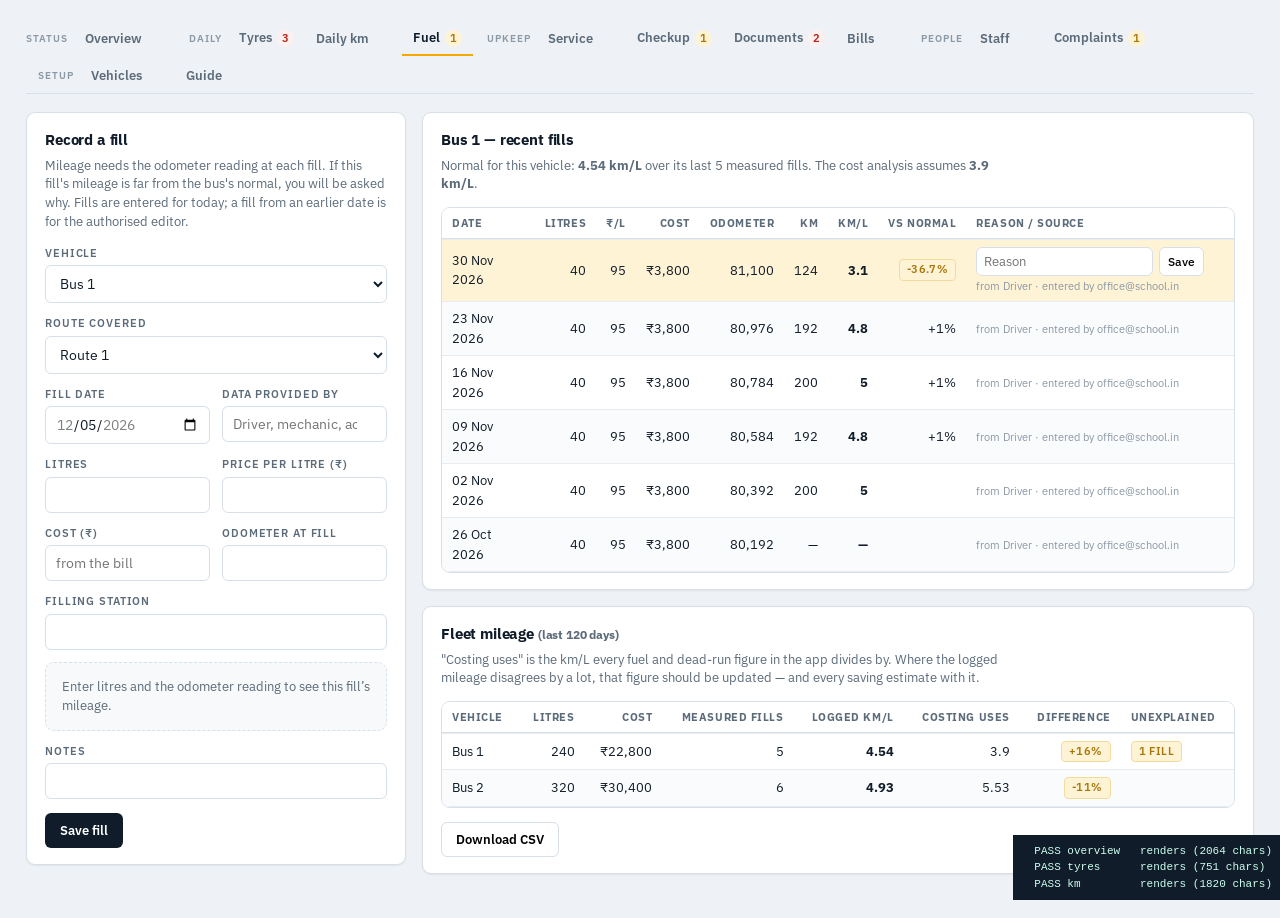
<file: tests/fleet/index.html>
<!doctype html><html><head><meta charset="utf-8"><title>Fleet regression tests</title>
<link rel="stylesheet" href="https://fonts.googleapis.com/css2?family=IBM+Plex+Mono:wght@400;500;600&family=IBM+Plex+Sans:wght@400;500;600;700&display=swap">
<link rel="stylesheet" href="../../frontend/css/main.css"></head>
<body style="overflow:auto">
<!-- Fleet regression tests. Drives the real Fleet modules against an in-memory stand-in database.
     Run: python -m http.server 8000   (from the repo root), then open http://localhost:8000/tests/fleet/ -->
<nav style="display:none"><button data-view="fleet" id="navFleet">Fleet</button></nav>
<section class="view on" id="v-fleet" style="height:auto"><div class="pad" id="fleetBody"></div></section>
<div id="toast"></div>
<div id="wkHost" style="width:1000px;padding:12px"></div>
<pre id="out" style="position:fixed;right:0;bottom:0;max-height:40vh;overflow:auto;background:#101c29;color:#cfe;font-size:11px;margin:0;padding:8px;z-index:99;max-width:48vw;white-space:pre-wrap"></pre>
<script type="module">
import { fakeDb, writes, rpcCalls, setEditor, refuseNextWrite } from './fakedb.js';
globalThis.$ = id => document.getElementById(id);
globalThis.esc = s => String(s ?? '').replace(/[&<>"]/g, c => ({ '&': '&amp;', '<': '&lt;', '>': '&gt;', '"': '&quot;' }[c]));
globalThis.rs = n => '₹' + Number(n || 0).toLocaleString('en-IN');
globalThis.db = fakeDb;
globalThis.buses = [1, 2, 3, 58].map(b => ({ bus_id: b }));
const toasts = [];
window.confirm = () => true; window.open = () => null;
const errors = []; window.addEventListener('error', e => errors.push(String(e.message))); window.addEventListener('unhandledrejection', e => errors.push('rejection: ' + (e.reason?.message || e.reason)));
await import('../../frontend/js/maintenance.js');
const { renderFleet } = await import('../../frontend/js/fleet.js');
const { renderFleetWeek } = await import('../../frontend/js/fleet_week.js');
// installed after the imports: loading utils.js registers the real toast on globalThis
globalThis.toast = (m, k) => toasts.push([k || 'info', m]);
$('navFleet').onclick = () => renderFleet();
const out = [], log = s => { out.push(s); $('out').textContent = out.join('\n'); };
const wait = ms => new Promise(r => setTimeout(r, ms));
const pane = () => $('fleetPane');
const lastToast = () => (toasts[toasts.length - 1] || [])[1] || '';
const check = (cond, msg) => log((cond ? '  PASS ' : '  FAIL ') + msg);
const type = (el, v) => { el.value = v; el.dispatchEvent(new Event('input', { bubbles: true })); el.dispatchEvent(new Event('change', { bubbles: true })); };

for (const t of ['overview', 'tyres', 'km', 'fuel', 'service', 'checkup', 'docs', 'bills', 'staff', 'complaints', 'vehicles', 'guide']) {
  const before = errors.length;
  await renderFleet(t); await wait(250);
  const txt = pane().innerText, broke = /could not load/i.test(txt);
  check(!broke && errors.length === before && txt.length > 200, `${t.padEnd(10)} renders (${txt.length} chars)${broke ? ' — ' + txt.slice(0, 160) : ''}${errors.length > before ? ' — ' + errors.slice(before).join(' | ') : ''}`);
}

log('\n-- overview');
await renderFleet('overview'); await wait(200);
await wait(300);
check(pane().querySelector('#wkTiles .wkstat') && pane().querySelectorAll('#wkCharts svg').length === 3, 'Overview carries the week: tiles and trend graphs');
check(pane().querySelectorAll('.agroup').length >= 5, `alert groups drawn: ${pane().querySelectorAll('.agroup').length}`);
check([...pane().querySelectorAll('.agroup')].every(g => !g.open), 'every alert group starts as a heading only, closed');
check(!/TEST 00|SPARE 00/.test(pane().innerText + pane().textContent), 'no registration number anywhere on the Overview — buses by number');
check(/Bus 1(?!\d)/.test(pane().textContent), 'alerts name the bus ("Bus 1")');
check(!pane().querySelectorAll('.vcard').length && !$('ovVehicles').open, 'vehicle cards are folded away until asked for');
$('ovVehicles').open = true; await wait(300);
check(pane().querySelectorAll('.vcard').length === 6 && /Spare 1/.test($('ovVehicles').innerText), `opening "Every vehicle" shows the cards, spares numbered: ${pane().querySelectorAll('.vcard').length}`);
check([...$('fleetNav').querySelectorAll('.ct')].some(c => !c.hidden), 'tab badges show counts');
pane().querySelector('.go-tab[data-tab="docs"]').click(); await wait(300);
check($('fleetNav').querySelector('button.on')?.dataset.t === 'docs', '"Open docs" button switches to the Documents tab');

log('\n-- tyres');
await renderFleet('tyres'); await wait(200);
check(pane().querySelectorAll('.tbus').length === 6, `board shows every vehicle: ${pane().querySelectorAll('.tbus').length}`);
check(/estimated/i.test(pane().innerText), 'board warns that specs are estimated');
check(pane().querySelectorAll('.tyre.stop').length > 0, 'unsafe tyres coloured red');
pane().querySelector('.tbus').click(); await wait(200);
check(/pressure history/.test($('tyHist').innerText), 'clicking a bus opens its history');
pane().querySelector('#tyMode [data-m="entry"]').click(); await wait(250);
const row = pane().querySelector('tbody tr'), inp = row.querySelectorAll('input[data-k]');
type(inp[0], '40'); await wait(20);
check(inp[0].classList.contains('tone-stop'), 'entry colours a 40 psi front tyre (spec 75) red');
check(/1 bus filled/.test($('tyCount').textContent), 'counts the filled row');
const spare = [...pane().querySelectorAll('tbody tr')].find(tr => /Spare/.test(tr.innerText));
type(spare.querySelector('input[data-k]'), '70'); await wait(20);
let n = writes.length; $('tySave').click(); await wait(100);
check(writes.length === n && /route/.test(lastToast()), `spare without a route is refused: "${lastToast()}"`);
spare.querySelector('select').value = '2';
$('tySave').click(); await wait(300);
const tw = writes.filter(w => w.table === 'tyre_readings').pop();
check(tw && tw.payload.length === 2 && tw.payload.every(r => r.recorded_on && 'provided_by' in r), `saves 2 readings with date + provided-by`);
check(tw && tw.payload.find(r => r.vehicle_id === 5)?.bus_id === 2, 'spare reading records the route it covered');
pane().querySelector('#tyMode [data-m="spec"]').click(); await wait(250);
const sr = pane().querySelector('tbody tr'); type(sr.querySelector('[data-k="rec_fl"]'), '80'); sr.querySelector('[data-k="source"]').value = 'placard';
sr.querySelector('[data-k="source"]').dispatchEvent(new Event('input', { bubbles: true }));
$('spSave').click(); await wait(200);
const sw = writes.filter(w => w.table === 'tyre_specs').pop();
check(sw && sw.op === 'upsert' && sw.payload[0].rec_fl === 80 && sw.payload[0].source === 'placard', 'spec edit upserts only the changed row as placard');

log('\n-- daily km');
await renderFleet('km'); await wait(300);
const kr = [...pane().querySelectorAll('#kmSheet tbody tr')].find(tr => tr.dataset.v === '1');
const kIn = kr.querySelector('.kmIn');
type(kIn, String(81698 + 120)); await wait(30);
check(!kr.querySelector('.kmWhy').hidden, 'a day far above normal opens the reason box');
n = writes.length; $('kmSave').click(); await wait(100);
check(writes.length === n && /reason/i.test(lastToast()), `saving without the reason is refused: "${lastToast()}"`);
kr.querySelector('.kmWhy').value = 'Picnic trip';
$('kmSave').click(); await wait(300);
const kw = writes.filter(w => w.table === 'odometer_readings' && w.op === 'insert').pop();
check(kw && kw.payload[0].reason === 'Picnic trip' && kw.payload[0].recorded_on, 'saves the reading with its reason and date');
await renderFleet('km'); await wait(300);
const kr2 = [...pane().querySelectorAll('#kmSheet tbody tr')].find(tr => tr.dataset.v === '2');
type(kr2.querySelector('.kmIn'), '1'); await wait(30);
check(/lower than last/i.test(kr2.querySelector('.live').innerText), 'a reading below the last one is flagged');
check(/Days off normal/.test($('kmExtra').innerText) && $('kmExtra').querySelector('.addWhy'), 'days-off-normal list offers a reason after the fact');
check($('kmExtra').querySelectorAll('tbody tr').length === 1, `only days flagged above or below normal are listed (${$('kmExtra').querySelectorAll('tbody tr').length})`);
const kr3 = [...pane().querySelectorAll('#kmSheet tbody tr')].find(tr => tr.dataset.v === '3');
const last3 = +kr3.children[2].firstChild.textContent.replace(/\D/g, '');
type(kr3.querySelector('.kmIn'), String(last3 + 10)); await wait(30);
check(!kr3.querySelector('.kmWhy').hidden && /-39/.test(kr3.querySelector('.live').innerText), `a day far below normal (10 km vs ~49) also asks for a reason: ${kr3.querySelector('.live').innerText}`);
type(kr3.querySelector('.kmIn'), String(last3 + 45)); await wait(30);
check(kr3.querySelector('.kmWhy').hidden, 'a normal day (45 km) does not');
check(/Test holiday/.test($('kmOff').innerText) && !/Removed earlier/.test($('kmOff').innerText), 'holidays list shows active days off only');
$('offOn').value = '2026-10-20'; $('offTo').value = '2026-10-24'; $('offWhy').value = 'Diwali vacation';
n = writes.length; $('offAdd').click(); await wait(200);
const ow = writes.slice(n).find(w => w.table === 'fleet_off_days');
check(ow && ow.op === 'upsert' && ow.payload.length === 5 && ow.payload.every(d => d.active && d.reason === 'Diwali vacation'), `a date range adds one row per day (${ow?.payload.length})`);
$('kmOff').querySelector('.offRm').click(); await wait(200);
const rw = writes.filter(w => w.table === 'fleet_off_days').pop();
check(rw.op === 'update' && rw.payload.active === false, 'removing a day off deactivates it, never deletes');

log('\n-- fuel');
await renderFleet('fuel'); await wait(300);
check(/Normal for this vehicle/.test($('fuHist').innerText), 'history states the vehicle\'s normal mileage');
check(/Costing uses/.test($('fuFleet').innerText), 'fleet table compares logged km/L with the costing figure');
type($('fuL'), '40'); type($('fuP'), '95'); await wait(20);
check($('fuC').value === '3800.00', `cost auto-fills from litres x price: ${$('fuC').value}`);
const lastOdo = Math.max(...[...$('fuHist').querySelectorAll('tbody tr')].map(tr => +tr.children[4].innerText.replace(/\D/g, '') || 0));
type($('fuO'), String(lastOdo + 80)); await wait(30);
check(!$('fuWhyF').hidden, `2 km/L against a ~4.9 normal asks for a reason`);
n = writes.length; $('fuSave').click(); await wait(100);
check(writes.length === n, 'refused without the reason');
$('fuWhy').value = 'Long idle at event'; $('fuSave').click(); await wait(300);
const fw = writes.filter(w => w.table === 'fuel_logs' && w.op === 'insert').pop();
check(fw && fw.payload.litres === 40 && fw.payload.cost === 3800 && fw.payload.reason, 'fill saved with litres, cost and reason');

log('\n-- service');
await renderFleet('service'); await wait(300);
check(/overdue|due within/.test($('svStatus').innerText), 'status summary rendered');
type($('spKm'), '15000'); $('spAll').click(); await wait(300);
const pw = writes.filter(w => w.table === 'service_plans').pop();
check(pw && pw.payload.length === 6 && pw.payload.every(p => p.interval_km === 15000), 'interval applied to every vehicle');
type($('svO'), '88000'); $('svSave').click(); await wait(300);
check(writes.some(w => w.table === 'service_events' && w.payload.odo_km === 88000), 'service recorded');

log('\n-- checkup');
await renderFleet('checkup'); await wait(300);
n = writes.length; $('ckSave').click(); await wait(100);
check(writes.length === n && /not marked/.test(lastToast()), `unmarked parts block the save: "${lastToast()}"`);
pane().querySelector('tr[data-p] .seg [data-s="requires_action"]').click();
$('ckAll').click(); await wait(30);
check(/1 requires action/i.test($('ckTally').textContent), 'mark-all keeps the part already marked "requires action"');
$('ckSave').click(); await wait(300);
const iw = writes.filter(w => w.table === 'checkup_items').pop();
check(iw && iw.payload.length === 6 && iw.payload.filter(i => i.status === 'requires_action').length === 1, 'checkup saved with every part');
pane().querySelector('#ckMode [data-m="parts"]').click(); await wait(250);
type($('pN'), 'Wheel alignment'); $('pAdd').click(); await wait(200);
check(writes.some(w => w.table === 'checkup_parts' && w.payload.name === 'Wheel alignment'), 'new part can be added to the list');

log('\n-- documents');
await renderFleet('docs'); await wait(300);
check(/missing/.test($('dcGrid').innerText), 'coverage grid marks missing documents');
check(/expired/i.test($('dcGrid').innerText), 'expired document shown');
$('dcOwner').querySelector('[data-o="staff"]').click(); await wait(50);
check($('dcS') && $('dcS').options.length >= 4, `person picker lists staff: ${$('dcS')?.options.length}`);
check(/Driving licence/.test($('dcT').innerHTML), 'person documents offer driving licence');
type($('dcE'), '2027-05-01'); type($('dcNo'), 'RJ-1'); $('dcSave').click(); await wait(300);
check(writes.some(w => w.table === 'documents' && w.payload.staff_id && w.payload.doc_type === 'Driving licence'), 'licence saved against the person');

log('\n-- bills');
await renderFleet('bills'); await wait(300);
check(/not in fleet/.test($('blList').innerText), 'a bill for a non-fleet vehicle is labelled');
check(/whole fleet/.test($('blList').innerText), 'a fleet-wide bill is labelled');
check(/whole-fleet bills/.test($('blVeh').innerText), 'per-vehicle spend notes the unsplit fleet-wide total');
type($('blAmt'), '5000'); $('blSave').click(); await wait(300);
check(writes.some(w => w.table === 'maintenance_bills' && w.payload.amount === 5000), 'bill saved');

log('\n-- staff');
await renderFleet('staff'); await wait(300);
pane().querySelector('#stList tr[data-id="1"]').click(); await wait(300);
check(/Tenures/.test($('stPane').innerText), 'profile shows tenures');
$('spRep').click(); await wait(300);
check(/Route 1/.test($('stReport').textContent) && /Km run/.test($('stReport').textContent), 'tenure report renders');
check(/before records/i.test($('stReport').innerText), 'report says when a tenure began before records');
await renderFleet('staff'); await wait(300);
pane().querySelector('#stList tr[data-id="3"]').click(); await wait(300);
$('smB').value = '1'; $('smMove').click(); await wait(400);
const ends = writes.filter(w => w.table === 'staff_assignments' && w.op === 'update').slice(-2);
const opens = writes.filter(w => w.table === 'staff_assignments' && w.op === 'insert').pop();
const yday = new Date(Date.now() - 864e5 - new Date().getTimezoneOffset() * 6e4).toISOString().slice(0, 10);
check(ends.length === 2 && ends.every(e => e.payload.to_date === yday), `move ends both old tenures the day before (${ends.map(e => e.payload.to_date)} vs ${yday})`);
check(opens && opens.payload.bus_id === 1 && opens.payload.staff_id === 3, 'move opens the new tenure');

log('\n-- complaints');
await renderFleet('complaints'); await wait(300);
check(/Drove fast/.test($('cpList').innerText), 'open complaint listed');
type($('cpRN'), 'Parent X'); $('cpD').value = 'Late again';
$('cpS').value = $('cpS').options[1].value; $('cpS').dispatchEvent(new Event('change'));
$('cpSave').click(); await wait(300);
const cw = writes.filter(w => w.table === 'complaints' && w.op === 'insert').pop();
check(cw && cw.payload.against_staff_id && cw.payload.bus_id && cw.payload.raised_by_name === 'Parent X', 'complaint saved against the driver, route filled in');
pane().querySelector('.cpRes').value = 'Spoke to the driver'; pane().querySelector('[data-act="resolved"]').click(); await wait(300);
check(writes.some(w => w.table === 'complaints' && w.op === 'update' && w.payload.status === 'resolved' && w.payload.resolved_on), 'complaint can be resolved with a note');

log('\n-- vehicles');
await renderFleet('vehicles'); await wait(300);
check(/Spare 1/.test($('vhSpare').innerText) && !/SPARE 0001/.test($('vhSpare').innerText) && /route 2/.test($('vhSpare').innerText), 'spare usage names the spare by number and shows the route it covered');
const mk = pane().querySelector('#vhReg tr[data-id="1"] [data-k="make"]'); type(mk, 'Eicher Skyline');
n = writes.length; $('vhSave').click(); await wait(300);
const vw = writes.slice(n);
check(vw.length === 1 && vw[0].payload.make === 'Eicher Skyline', `editing only the make writes one update, no route churn (${vw.length} writes)`);

log('\n-- correcting entries');
const { canEditAll } = await import('../../frontend/js/fleetkit.js');
const asEditor = async on => { setEditor(on); await canEditAll(true); };
const kmRow = v => [...pane().querySelectorAll('#kmSheet tbody tr')].find(tr => tr.dataset.v === String(v));
const kmDate = async d => { $('km_on').value = d; $('km_on').dispatchEvent(new Event('change')); await wait(250); };
const dayAgo = n => new Date(Date.now() - n * 864e5).toISOString().slice(0, 10);
const lastWrite = t => writes.filter(w => w.table === t).pop();

await asEditor(false); await renderFleet('km'); await wait(300);
check(/is for the authorised editor/.test(pane().innerText), 'staff are told the rule on the Daily km tab');
check(kmRow(4).querySelector('.kmEdit'), "today's reading has an Edit button");
check(/edited by office@school\.in/.test(kmRow(4).innerText) && /was 90,100/.test(kmRow(4).innerText), 'a corrected reading says who changed it and what it was');
const onToday = $('km_on').value;
await kmDate(dayAgo(2));
check(kmRow(4).classList.contains('done') && !pane().querySelector('.kmEdit'), 'older readings have no Edit button for staff');
check(!pane().querySelector('#kmSheet .kmIn') && /not entered/.test(kmRow(6).innerText) && $('kmSave').hidden, 'staff cannot fill in a missed day: it shows as not entered, with no inputs and no Save');
check(/authorised editor/.test($('kmCount').textContent), 'and the sheet says who can');
await kmDate(onToday);
kmRow(4).querySelector('.kmEdit').click(); await wait(20);
const kmE = kmRow(4), kmInp = kmE.querySelector('.kmIn'), base = +kmInp.value;
check(kmE.classList.contains('editing') && base > 0, `Edit opens the row with the saved reading (${base})`);
n = writes.length; $('kmSave').click(); await wait(50);
check(writes.length === n, '"Save readings" leaves a row being corrected alone');
kmE.querySelector('.kmNo').click(); await wait(250);
check(!kmRow(4).querySelector('.kmIn') && kmRow(4).querySelector('.kmEdit'), 'Cancel puts the row back unchanged');
kmRow(4).querySelector('.kmEdit').click(); await wait(20);
const kmF = kmRow(4), prevKm = base - 42;
type(kmF.querySelector('.kmIn'), String(prevKm + 10)); await wait(20);
n = writes.length; kmF.querySelector('.kmUpd').click(); await wait(100);
check(writes.length === n && /reason/i.test(lastToast()), `a corrected day far from normal still needs a reason: "${lastToast()}"`);
kmF.querySelector('.kmWhy').value = 'Half day';
refuseNextWrite('This entry can only be changed on the day it was entered. After that, ask the authorised editor.');
kmF.querySelector('.kmUpd').click(); await wait(150);
check(/authorised editor/.test(lastToast()) && kmF.isConnected && kmF.classList.contains('editing'), 'if the database refuses, the person sees why and keeps their typing');
kmF.querySelector('.kmUpd').click(); await wait(300);
const kmW = lastWrite('odometer_readings');
check(kmW.op === 'update' && kmW.payload.reading_km === prevKm + 10 && kmW.payload.reason === 'Half day' && kmW.where.id, 'saves the correction against that one row');

let asked = null; const realConfirm = window.confirm;
await asEditor(true); await renderFleet('km'); await wait(300);
check(/You are the authorised editor/.test(pane().innerText), 'the editor is told so');
await kmDate(dayAgo(2));
check(kmRow(1).querySelector('.kmEdit') && kmRow(4).querySelector('.kmEdit'), 'the editor gets Edit on older readings');
check(kmRow(6).querySelector('.kmIn') && !$('kmSave').hidden, 'the editor can fill in a missed day');
type(kmRow(6).querySelector('.kmIn'), '70000'); $('kmr6').value = '2'; await wait(20);
n = writes.length; $('kmSave').click(); await wait(300);
const oldW = writes.slice(n).find(w => w.table === 'odometer_readings');
check(oldW && oldW.op === 'insert' && oldW.payload[0].recorded_on === dayAgo(2) && oldW.payload[0].reading_km === 70000, 'and it saves on the old date, not today');
await kmDate(dayAgo(2));
kmRow(4).querySelector('.kmEdit').click(); await wait(20);
const kmO = kmRow(4), oldKm = +kmO.querySelector('.kmIn').value;
type(kmO.querySelector('.kmIn'), String(oldKm + 5000)); await wait(20);
kmO.querySelector('.kmWhy').value = 'Typed wrong';
window.confirm = m => { asked = m; return false; };
n = writes.length; kmO.querySelector('.kmUpd').click(); await wait(100);
check(/higher than the next reading/.test(asked || '') && writes.length === n, `warns before a reading passes the next day's: "${asked}"`);
window.confirm = realConfirm;
type(kmO.querySelector('.kmIn'), String(oldKm + 3)); await wait(20);
kmO.querySelector('.kmUpd').click(); await wait(300);
check(lastWrite('odometer_readings').payload.reading_km === oldKm + 3 && /changes with it/.test(lastToast()), `says the next day's km moves too: "${lastToast()}"`);

await asEditor(false); await renderFleet('fuel'); await wait(300);
const fuelFor = async v => { $('fuV').value = String(v); $('fuV').dispatchEvent(new Event('change')); await wait(250); };
await fuelFor(1);
check(!$('fuHist').querySelector('.fuEdit') && !$('fuHist').querySelector('[data-del]'), 'staff cannot edit or remove an older fill');
await fuelFor(2);
check($('fuHist').querySelectorAll('.fuEdit').length === 1, 'only the fill dated today can be corrected, not a late one typed in today');
check($('fu_on').min === $('fu_on').max, 'staff cannot pick an earlier fill date');
$('fu_on').value = dayAgo(2); type($('fuL'), '40'); await wait(20);
n = writes.length; $('fuSave').click(); await wait(100);
check(writes.length === n && /authorised editor/.test(lastToast()), `an older date typed by hand is refused: "${lastToast()}"`);
type($('fuL'), ''); $('fu_on').value = $('fu_on').max;
$('fuHist').querySelector('.fuEdit').click(); await wait(20);
check($('feL').value === '40' && $('feC').value === '3800', 'the fill opens with its saved figures');
type($('feL'), ''); n = writes.length; $('feSave').click(); await wait(80);
check(writes.length === n, 'a fill cannot be saved without litres');
type($('feL'), '41'); type($('feC'), '3895'); $('feSave').click(); await wait(300);
const fuW = lastWrite('fuel_logs');
check(fuW.op === 'update' && fuW.payload.litres === 41 && fuW.payload.cost === 3895 && fuW.where.id === 99, 'correction saved on that fill');
await asEditor(true); await renderFleet('fuel'); await wait(300); await fuelFor(1);
check($('fuHist').querySelectorAll('.fuEdit').length === 6, 'the editor can correct every fill');
check($('fu_on').min === '', 'the editor can pick any fill date');

await asEditor(false); await renderFleet('tyres'); await wait(300);
pane().querySelector('#tyMode [data-m="entry"]').click(); await wait(300);
check($('ty_on').min === $('ty_on').max, 'staff cannot pick an earlier tyre check date');
pane().querySelector('#tyMode [data-m="board"]').click(); await wait(300);
const tyreFor = async v => { pane().querySelector(`.tbus[data-v="${v}"]`).click(); await wait(250); };
await tyreFor(1);
check(!$('tyHist').querySelector('.tyEdit') && !$('tyHist').querySelector('[data-del]'), 'staff cannot edit or remove an older tyre reading');
await tyreFor(2);
$('tyHist').querySelector('.tyEdit').click(); await wait(20);
const tyE = $('tyHist').querySelector('tr.editing'), tyI = k => tyE.querySelector(`[data-k="${k}"]`);
check(tyI('fl').value === '70', 'the reading opens with its saved pressures');
['fl', 'fr', 'bl', 'br'].forEach(k => type(tyI(k), '')); n = writes.length; $('teSave').click(); await wait(80);
check(writes.length === n, 'a reading cannot be emptied');
['fl', 'fr', 'bl', 'br'].forEach(k => type(tyI(k), '72')); $('teSave').click(); await wait(300);
const tyW = lastWrite('tyre_readings');
check(tyW.op === 'update' && tyW.payload.fl === 72 && tyW.payload.br === 72 && tyW.where.id, 'correction saved on that reading');
await asEditor(true); await renderFleet('tyres'); await wait(300);
pane().querySelector('#tyMode [data-m="board"]').click(); await wait(300); await tyreFor(1);
check($('tyHist').querySelector('.tyEdit') && $('tyHist').querySelector('[data-del]'), 'the editor can correct or remove an older reading');
pane().querySelector('#tyMode [data-m="entry"]').click(); await wait(300);
check($('ty_on').min === '', 'the editor can pick any tyre check date');
pane().querySelector('#tyMode [data-m="board"]').click(); await wait(300);
await asEditor(false);

log('\n-- fleet week (dashboard)');
const opened = [];
await renderFleetWeek($('wkHost'), t => opened.push(t)); await wait(300);
check($('wkSel').options.length === 12 && /^This week/.test($('wkSel').options[0].text), `week filter lists 12 weeks, newest first: "${$('wkSel').options[0].text}"`);
check($('wkTiles').querySelectorAll('.wkstat').length === 6, 'six KPI tiles');
check(/−12\.1%/.test($('wkTiles').innerText), 'average tyre deviation shown signed (−12.1%)');
const devTile = $('wkTiles').querySelector('.wkstat');
check(devTile.querySelector('.delta.good') && /3\.7 pts closer to recommended/.test(devTile.innerText), 'closer to spec than last week (16.0 vs 19.7 away) reads as better');
check(/of 5 checked · 1 at unsafe/.test($('wkTiles').innerText), 'buses off spec: count of checked, unsafe named');
check(/75%/.test($('wkTiles').innerText) && /9 of 12 expected/.test($('wkTiles').innerText), 'daily km entry rate: 9 of 12 = 75%');
check(/estimated/.test($('wkHost').querySelector('.wkfoot').innerText), 'the estimated-spec caveat sits under the tiles');
check($('wkCharts').querySelectorAll('svg').length === 3 && $('wkCharts').querySelectorAll('.ln').length === 3, 'three small trend charts, one series each');
check($('wkCharts').querySelectorAll('[data-s="dev"] .dot').length === 3, 'tyre chart plots only weeks that had readings (3)');
const lists = $('wkLists'), cols = [...lists.querySelectorAll('.wkcol')];
const colN = c => +c.querySelector('h4 b').textContent, colItems = c => c.querySelectorAll('li').length;
check(cols.length === 3 && /Data entry missing/.test(cols[0].textContent) && /Deviation found/.test(cols[1].textContent) && /Other/.test(cols[2].textContent), 'three columns: data entry missing, deviation found, other');
check(cols.every(c => colN(c) === colItems(c)) && colN(cols[0]) > 0 && colN(cols[1]) > 0, `this week the columns are the alerts open now (${cols.map(colN).join(' / ')})`);
check(new RegExp(`^${colN(cols[0])}\\b`).test([...$('wkTiles').querySelectorAll('.wkstat')][4].querySelector('b').textContent) && /open now/.test($('wkTiles').innerText), 'the missing-entry tile counts the same alerts as its column');
check(/no odometer reading/.test(cols[0].textContent) && !/no odometer reading/.test($('wkOther').textContent) && /Documents expired/.test($('wkOther').innerText), 'each alert sits in its own column');
check(!/TEST 00/.test($('wkHost').textContent), 'no registration numbers in the alert rows');
lists.querySelector('.go-tab[data-tab="km"]').click();
check(opened.pop() === 'km', '"Open daily km" opens the Daily km tab');
const sel = $('wkSel'); sel.value = sel.options[1].value; sel.dispatchEvent(new Event('change')); await wait(200);
check(rpcCalls.filter(c => c[0] === 'fleet_week_report').pop()[1].p_week === sel.options[1].value, 'choosing a week fetches that week');
check(/−15\.3%/.test($('wkTiles').innerText), 'last week shows its own figure (−15.3%)');
const pc = [...lists.querySelectorAll('.wkcol')];
check(colN(pc[0]) === 4 && colN(pc[1]) === 3 && /in the week of/.test($('wkListNote').textContent), 'a past week lists that week\'s report: missing 4, deviation 3');
check(pc[0].querySelectorAll('.agroup').length === 3, 'missing entries grouped by km / tyre / fuel');
// textContent, not innerText: the groups start collapsed
check(/Reason needed/i.test(lists.textContent) && /Reason given/i.test(lists.textContent), 'deviations say whether a reason was recorded');
check(/estimated spec/.test(lists.textContent), 'a tyre deviation against an estimated spec says so');
check(!$('wkHost').querySelector('img') && !window.__xss, 'details from the database are escaped');
check(/Spare 1/.test(lists.textContent) && !/TEST 00|SPARE 00/.test(lists.textContent), 'report rows name buses and spares by number');
check($('wkCharts').querySelector('[data-s="dev"] .dot.sel'), 'the chosen week is highlighted on the charts');
sel.value = sel.options[6].value; sel.dispatchEvent(new Event('change')); await wait(200);
check(/Not tracked yet/.test($('wkNote').textContent) && /Not tracked yet/.test(lists.innerText), 'weeks before the Fleet tab say "not tracked", not "missing"');
check(/−18\.2%/.test($('wkTiles').innerText), 'tyre figures still show for an untracked week (audit readings)');
const svg = $('wkCharts').querySelector('svg'); svg.focus();
svg.dispatchEvent(new KeyboardEvent('keydown', { key: 'ArrowRight', bubbles: true })); await wait(20);
const tip = svg.parentElement.querySelector('.tip');
check(!tip.hidden && /%|no figure/.test(tip.innerText), `keyboard reads each week: "${tip.innerText.replace(/\n/g, ' · ')}"`);
svg.dispatchEvent(new KeyboardEvent('keydown', { key: 'Enter', bubbles: true })); await wait(200);
check($('wkSel').value === sel.options[5].value, 'Enter on a chart selects that week');
check($('wkTable').querySelectorAll('tbody tr').length === 12, 'table view has all 12 weeks');

log(`\nERRORS: ${errors.length ? errors.join(' | ') : 'none'}`);
const f = out.filter(l => l.includes('FAIL')).length, p = out.filter(l => l.includes('PASS')).length;
log(`RESULT: ${p} passed, ${f} failed`);
window.__done = { pass: p, fail: f, out: out.join('\n') };
</script></body></html>
</file>
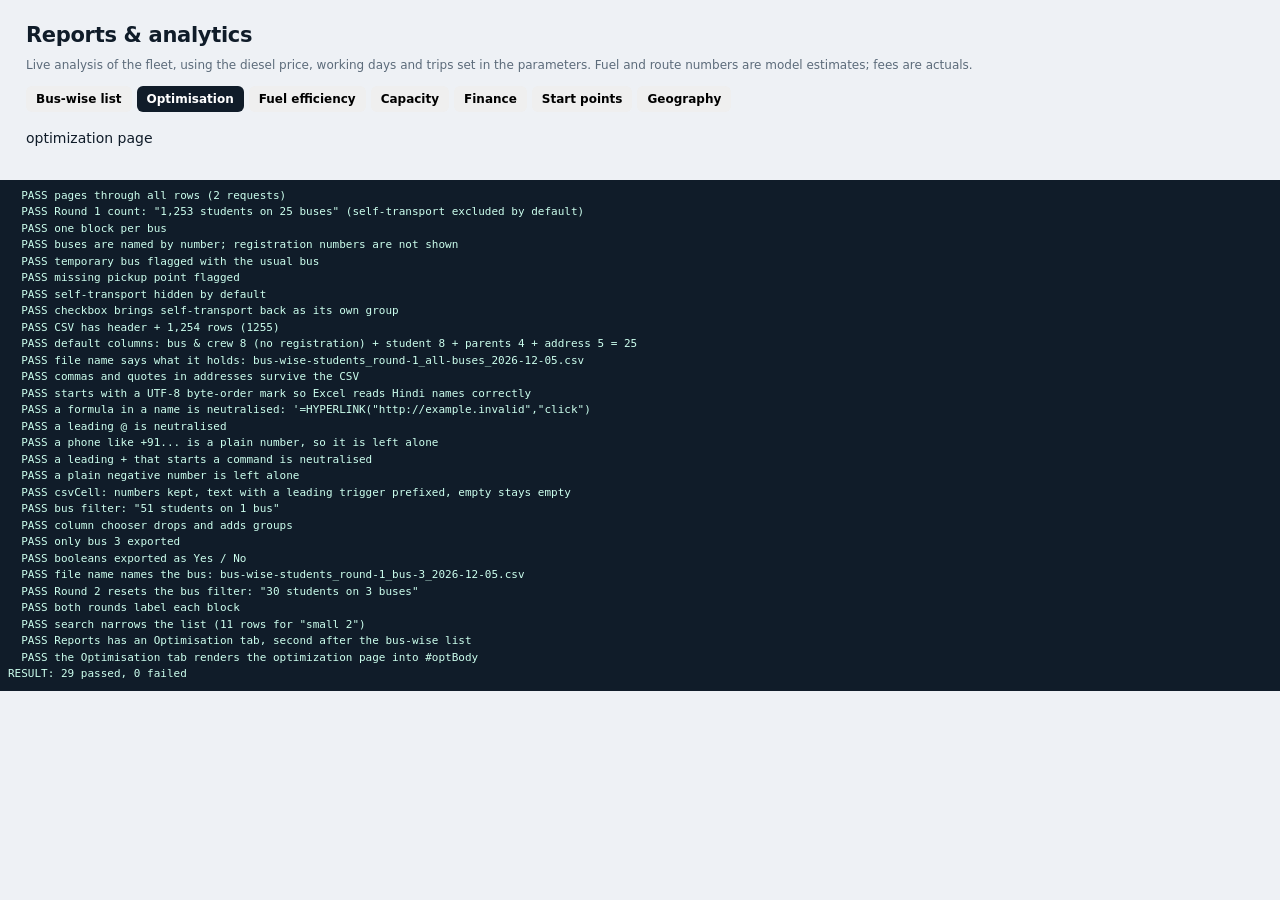
<file: tests/studentlist/index.html>
<!doctype html><html><head><meta charset="utf-8"><title>Bus-wise list tests</title>
<link rel="stylesheet" href="../../frontend/css/main.css"></head>
<body style="overflow:auto">
<!-- Regression tests for Reports -> Bus-wise list. All data below is fictitious.
     Run: python -m http.server 8012 (repo root), open http://localhost:8012/tests/studentlist/ -->
<div class="pad"><div id="repOut"></div></div><div id="toast"></div>
<pre id="out" style="background:#101c29;color:#cfe;font-size:11px;padding:8px;white-space:pre-wrap"></pre>
<script type="module">
const R = (round, bus, po, sr, name, extra = {}) => ({ round, bus_no: bus, transport_status: bus == null ? 'comes by self' : 'transport',
  route_name: bus ? 'Route ' + bus : null, vehicle_no: bus ? 'TEST ' + String(bus).padStart(4, '0') : null, driver_name: bus ? 'Driver ' + bus : null,
  driver_phone: bus ? '90000000' + String(bus).padStart(2, '0') : null, conductor_name: null, conductor_phone: null,
  planned_pickup_order: po, sr_no: sr, student_name: name, class: 'V', section: 'A', gender: 'M', dob: '2015-04-01',
  father_name: 'Father of ' + name, mother_name: null, father_phone: '98' + sr.padStart(8, '0'), mother_phone: null,
  home_address: 'Ward 4, "Gali" no. 2, Sikar', pickup_note: null, pickup_latitude: 27.6, pickup_longitude: 75.1,
  pickup_map_link: 'https://www.google.com/maps?q=27.6,75.1', on_temporary_bus: false, permanent_bus_no: null,
  on_temporary_address: false, temporary_until: null, temporary_reason: null, road_km_to_school: 5.2, road_min_to_school: 14,
  transport_fee: 12000, fee_year: '2026-27', admission_date: '2020-04-01', ...extra });
const ROWS = [];
// 1,250 Round-1 children over 25 buses so the 1,000-row paging is exercised
for (let i = 0; i < 1250; i++) ROWS.push(R(1, 1 + (i % 25), Math.floor(i / 25) + 1, String(10000 + i), 'Child ' + i));
ROWS.push(R(1, 3, 99, '20001', 'Temp Kid', { on_temporary_bus: true, permanent_bus_no: 7, temporary_reason: 'Mother unwell' }));
ROWS.push(R(1, 4, 98, '20002', 'Pinless Kid', { pickup_latitude: null, pickup_longitude: null, pickup_map_link: null }));
ROWS.push(R(1, null, null, '20003', 'Walker Kid'));
ROWS.push(R(1, 5, 97, '20004', '=HYPERLINK("http://example.invalid","click")', { father_name: '@SUM(A1)', father_phone: '+919800000004', road_km_to_school: -2.5, home_address: '-12.5' }));
for (let i = 0; i < 30; i++) ROWS.push(R(2, 40 + (i % 3), i + 1, String(30000 + i), 'Small ' + i));
const pages = [];
globalThis.db = { from: t => { const q = { o: [], r: [0, 1e9] }; const api = {
  select: () => api, order: () => api, range: (a, b) => { q.r = [a, b]; return api; },
  then: (res) => { pages.push(q.r); const s = ROWS.slice().sort((a, b) => a.round - b.round || (a.bus_no ?? 1e4) - (b.bus_no ?? 1e4) || (a.planned_pickup_order ?? 1e4) - (b.planned_pickup_order ?? 1e4));
    return Promise.resolve({ data: s.slice(q.r[0], q.r[1] + 1), error: null }).then(res); } }; return api; } };
globalThis.$ = id => document.getElementById(id);
globalThis.esc = s => String(s ?? '').replace(/[&<>"]/g, c => ({ '&': '&amp;', '<': '&lt;', '>': '&gt;', '"': '&quot;' }[c]));
const toasts = []; globalThis.toast = (m, k) => toasts.push([k, m]);
try { localStorage.removeItem('slCols'); } catch (e) {}
let blob = null, fname = null;
URL.createObjectURL = b => { blob = b; return 'blob:x'; }; URL.revokeObjectURL = () => {};
const realCreate = document.createElement.bind(document);
document.createElement = tag => { const el = realCreate(tag); if (tag === 'a') el.click = () => { fname = el.download; }; return el; };
const out = [], log = s => { out.push(s); $('out').textContent = out.join('\n'); };
const check = (c, m) => log((c ? '  PASS ' : '  FAIL ') + m);
const wait = ms => new Promise(r => setTimeout(r, ms));
const csvRows = async () => { const t = (await blob.text()).replace(/^﻿/, ''); const rows = []; let row = [], f = '', inQ = false;
  for (let i = 0; i < t.length; i++) { const c = t[i];
    if (inQ) { if (c === '"' && t[i + 1] === '"') { f += '"'; i++; } else if (c === '"') inQ = false; else f += c; }
    else if (c === '"') inQ = true; else if (c === ',') { row.push(f); f = ''; } else if (c === '\n') { row.push(f); rows.push(row); row = []; f = ''; } else f += c; }
  row.push(f); rows.push(row); return rows; };

const { renderStudentList } = await import('../../frontend/js/studentlist.js');
globalThis.toast = (m, k) => toasts.push([k, m]);   // after imports, see tests/fleet
await renderStudentList($('repOut')); await wait(100);
check(pages.length === 2 && pages[1][0] === 1000, `pages through all rows (${pages.length} requests)`);
check(/1,253 students on 25 buses/.test($('slCount').textContent), `Round 1 count: "${$('slCount').textContent}" (self-transport excluded by default)`);
check($('slTable').querySelectorAll('.fcard').length === 25, 'one block per bus');
check(!/TEST 00/.test($('slTable').textContent), 'buses are named by number; registration numbers are not shown');
check(/Temporary — usual bus 7/.test($('slTable').textContent), 'temporary bus flagged with the usual bus');
check(/No pickup point/.test($('slTable').textContent), 'missing pickup point flagged');
check(!/Walker Kid/.test($('slTable').textContent), 'self-transport hidden by default');
$('slSelf').click(); await wait(30);
check(/Comes by self/.test($('slTable').textContent) && /Walker Kid/.test($('slTable').textContent), 'checkbox brings self-transport back as its own group');

$('slCsv').click(); await wait(30);
let rows = await csvRows();
check(rows.length === 1255 && rows[0][0] === 'Round', `CSV has header + 1,254 rows (${rows.length})`);
check(rows[0].length === 25 && !rows[0].includes('Vehicle no.'), `default columns: bus & crew 8 (no registration) + student 8 + parents 4 + address 5 = ${rows[0].length}`);
check(/round-1_all-buses/.test(fname), `file name says what it holds: ${fname}`);
const addr = rows[0].indexOf('Home address');
check(rows[1][addr] === 'Ward 4, "Gali" no. 2, Sikar', 'commas and quotes in addresses survive the CSV');
const head = new Uint8Array(await blob.slice(0, 3).arrayBuffer());
check(head[0] === 0xef && head[1] === 0xbb && head[2] === 0xbf, 'starts with a UTF-8 byte-order mark so Excel reads Hindi names correctly');

const { csvCell } = await import('../../frontend/js/utils.js');
const col = n => rows[0].indexOf(n), ev = rows.find(r => r[col('SR no.')] === '20004');
check(ev && ev[col('Student')] === `'=HYPERLINK("http://example.invalid","click")`, `a formula in a name is neutralised: ${ev && ev[col('Student')]}`);
check(ev && ev[col('Father')] === "'@SUM(A1)", 'a leading @ is neutralised');
check(ev && ev[col('Father phone')] === '+919800000004', 'a phone like +91... is a plain number, so it is left alone');
check(csvCell("+cmd|' /C calc'!A0") === "'+cmd|' /C calc'!A0", 'a leading + that starts a command is neutralised');
check(ev && ev[col('Home address')] === '-12.5', 'a plain negative number is left alone');
check(csvCell(-2.5) === '-2.5' && csvCell('-4%') === '-4%' && csvCell('-₹1,200') === `"'-₹1,200"` && csvCell('\tx') === "'\tx" && csvCell(null) === '',
  'csvCell: numbers kept, text with a leading trigger prefixed, empty stays empty');
document.querySelector('#slColsBox input[data-g="parents"]').click();
document.querySelector('#slColsBox input[data-g="fee"]').click();
document.querySelector('#slColsBox input[data-g="temp"]').click(); await wait(10);
$('slBus').value = '3'; $('slBus').dispatchEvent(new Event('change')); await wait(30);
check(/51 students on 1 bus/.test($('slCount').textContent), `bus filter: "${$('slCount').textContent}"`);
$('slCsv').click(); await wait(30); rows = await csvRows();
check(!rows[0].includes('Father phone') && rows[0].includes('Annual transport fee'), 'column chooser drops and adds groups');
check(rows.slice(1).every(r => r[1] === '3'), 'only bus 3 exported');
const tmp = rows.find(r => r.includes('Temp Kid')), ti = rows[0].indexOf('On a temporary bus');
check(ti > 0 && tmp && tmp[ti] === 'Yes' && rows[1][ti] === 'No', 'booleans exported as Yes / No');
check(/bus-3/.test(fname), `file name names the bus: ${fname}`);

document.querySelector('#slRound [data-r="2"]').click(); await wait(30);
check(/30 students on 3 buses/.test($('slCount').textContent), `Round 2 resets the bus filter: "${$('slCount').textContent}"`);
document.querySelector('#slRound [data-r="both"]').click(); await wait(30);
check(/Round 2/.test($('slTable').textContent) && /Round 1/.test($('slTable').textContent), 'both rounds label each block');
$('slQ').value = 'small 2'; $('slQ').dispatchEvent(new Event('input')); await wait(260);
check($('slTable').querySelectorAll('tbody tr').length === 11, `search narrows the list (${$('slTable').querySelectorAll('tbody tr').length} rows for "small 2")`);

// Reports hosts the Optimization page, which used to be its own nav tab
document.querySelector('.pad').remove();
document.body.insertAdjacentHTML('afterbegin', '<div class="pad" id="reportsBody"></div>');
globalThis.renderOptimization = async () => { $('optBody').textContent = 'optimization page'; };
const { renderReports } = await import('../../frontend/js/reports.js');
await renderReports(); await wait(50);
const optTab = [...$('repTabs').children].find(b => b.dataset.r === 'Optimisation');
check(optTab && $('repTabs').children[1] === optTab, 'Reports has an Optimisation tab, second after the bus-wise list');
optTab.click(); await wait(50);
check($('repOut').querySelector('#optBody')?.textContent === 'optimization page', 'the Optimisation tab renders the optimization page into #optBody');

const f = out.filter(l => l.includes('FAIL')).length, p = out.filter(l => l.includes('PASS')).length;
log(`RESULT: ${p} passed, ${f} failed`); window.__done = { pass: p, fail: f, out: out.join('\n') };
</script></body></html>
</file>
<file: frontend/css/main.css>
:root{
  --ink:#101c29;--ink-2:#1b2c3d;--paper:#eef1f5;--panel:#fff;--panel-2:#f7f9fb;
  --edge:#d8dfe7;--edge-soft:#e7ecf1;--slate:#5c6b7a;--faint:#8b98a5;
  --signal:#f2a900;--signal-deep:#a8760a;--signal-soft:#fff3d6;
  --temp:#b45309;--temp-bg:#fdf1df;--ok:#0f7b4f;--ok-bg:#e9f6f0;--stop:#b42318;--stop-bg:#fdf0ee;--sky:#1f6feb;
  --r-s:6px;--r-m:9px;--r-l:12px;
  --sh-1:0 1px 2px rgba(16,28,41,.06);--sh-2:0 3px 10px rgba(16,28,41,.08);--sh-3:0 10px 30px rgba(16,28,41,.14);
  --tr:.16s cubic-bezier(.4,0,.2,1);
}
*{box-sizing:border-box} html,body{height:100%;margin:0}
body{font-family:'IBM Plex Sans',system-ui,sans-serif;background:var(--paper);color:var(--ink);font-size:14px;line-height:1.5;-webkit-font-smoothing:antialiased;text-rendering:optimizeLegibility}
::selection{background:var(--signal-soft)}
.mono{font-family:'IBM Plex Mono',ui-monospace,monospace;font-variant-numeric:tabular-nums}
h2{letter-spacing:-.015em}h3{letter-spacing:-.01em}
*{scrollbar-width:thin;scrollbar-color:#c3ccd6 transparent}
*::-webkit-scrollbar{width:9px;height:9px}*::-webkit-scrollbar-thumb{background:#c3ccd6;border-radius:8px;border:2px solid transparent;background-clip:content-box}
*::-webkit-scrollbar-thumb:hover{background:#a9b5c2;border:2px solid transparent;background-clip:content-box}*::-webkit-scrollbar-track{background:transparent}

button{font-family:inherit;font-weight:600;border-radius:var(--r-s);cursor:pointer;border:1px solid transparent;padding:8px 14px;font-size:13px;transition:background var(--tr),border-color var(--tr),color var(--tr),box-shadow var(--tr),transform var(--tr)}
button:focus-visible,a:focus-visible{outline:2px solid var(--signal);outline-offset:2px}
button:active{transform:translateY(1px)}
.b-primary{background:var(--ink);color:#fff}.b-primary:hover{background:#24384a;box-shadow:var(--sh-2)}.b-primary:disabled{background:#9aa7b4;cursor:not-allowed;box-shadow:none}
.b-ghost{background:var(--panel);border-color:var(--edge)}.b-ghost:hover{border-color:var(--slate);box-shadow:var(--sh-1)}
.b-signal{background:var(--signal);color:var(--ink)}.b-signal:hover{background:var(--signal-deep);color:#fff}
.b-danger{background:var(--panel);border-color:#e7b7b1;color:var(--stop)}.b-danger:hover{background:var(--stop-bg)}
a{color:var(--sky)}

input,select,textarea{width:100%;padding:8px 10px;border:1px solid var(--edge);border-radius:var(--r-s);font-family:inherit;font-size:14px;background:var(--panel);color:var(--ink);transition:border-color var(--tr),box-shadow var(--tr)}
input:hover,select:hover,textarea:hover{border-color:#b9c4cf}
input:focus,select:focus,textarea:focus{outline:none;border-color:var(--signal);box-shadow:0 0 0 3px rgba(242,169,0,.22)}
label{display:block;font-size:11px;text-transform:uppercase;letter-spacing:.08em;color:var(--slate);font-weight:600;margin-bottom:4px}
.field{margin-bottom:12px}

table{border-collapse:collapse;width:100%;font-size:13px;font-variant-numeric:tabular-nums}
th,td{text-align:left;padding:7px 10px;border-bottom:1px solid var(--edge-soft)}
th{color:var(--slate);font-size:11px;text-transform:uppercase;letter-spacing:.05em;background:var(--panel);position:sticky;top:0;z-index:2;box-shadow:inset 0 -1px 0 var(--edge)}
tbody tr{transition:background var(--tr)}
tbody tr:nth-child(even){background:#fafbfd}
tbody tr:hover{background:var(--signal-soft)}

#gate{position:fixed;inset:0;z-index:5000;display:flex;align-items:center;justify-content:center;background:radial-gradient(120% 120% at 20% 0%,#1b2c3d 0%,var(--ink) 65%)}
#gate .card{background:var(--panel);border-radius:var(--r-l);padding:34px 32px;width:min(390px,92vw);box-shadow:var(--sh-3)}
#gate h1{font-size:20px;margin:0 0 3px}#gate .sub{color:var(--slate);font-size:12.5px;margin-bottom:22px}
.rule{height:3px;background:var(--signal);width:40px;margin-bottom:18px;border-radius:2px}

/* #app is laid out as a flex column. It also carries explicit grid-row placement so the
   layout survives if #app is ever set to display:grid — with the round strip hidden there
   are only two in-flow children, and positional `auto auto 1fr` rows would hand `main`
   the content-sized `auto` track instead of the filling `1fr` one, collapsing every map. */
#app{display:none;height:100%;flex-direction:column;grid-template-rows:auto auto minmax(0,1fr);grid-template-columns:minmax(0,1fr)}
#app>header{flex:0 0 auto;grid-row:1}
#app>#roundStrip{flex:0 0 auto;grid-row:2}
#app>main{flex:1 1 auto;min-height:0;grid-row:3}
header{background:linear-gradient(180deg,var(--ink-2),var(--ink));color:#fff;height:52px;display:flex;align-items:center;gap:4px;padding:0 8px 0 16px;overflow:hidden;box-shadow:0 1px 0 rgba(255,255,255,.06) inset,0 2px 10px rgba(16,28,41,.25)}
header .brand{font-weight:700;margin-right:8px;white-space:nowrap;flex:0 0 auto}header .brand span{color:var(--signal)}
/* the tab strip absorbs the overflow, so a narrow window scrolls the tabs instead of
   pushing a scrollbar into the 52px header and clipping the sign-out button */
nav{display:flex;gap:2px;flex:0 1 auto;min-width:0;overflow-x:auto;overflow-y:hidden;scrollbar-width:none}
nav::-webkit-scrollbar{display:none}
nav button{background:transparent;color:#aebccb;border:none;padding:8px 12px;border-radius:var(--r-s);white-space:nowrap;position:relative;flex:0 0 auto}
nav button:hover{color:#fff;background:rgba(255,255,255,.06)}
nav button.on{background:#2a3f53;color:#fff;box-shadow:inset 0 -2px 0 var(--signal)}
header .who{margin-left:auto;font-size:12px;color:#9fb0c0;margin-right:6px;white-space:nowrap;overflow:hidden;text-overflow:ellipsis;max-width:190px;flex:0 1 auto}
header #outBtn{flex:0 0 auto}

main{overflow:hidden;position:relative}
.view{display:none;height:100%;overflow:auto}
.view.on{display:block;animation:viewin .16s ease-out}
@keyframes viewin{from{opacity:.45}to{opacity:1}}
.view.split{display:none;grid-template-columns:340px 1fr;height:100%}.view.split.on{display:grid;animation:none}
.view.split3{display:none;grid-template-columns:280px 1fr 400px;height:100%}.view.split3.on{display:grid;animation:none}
@media(max-width:820px){.view.split{grid-template-columns:1fr}}
@media(max-width:980px){.view.split3{grid-template-columns:1fr;grid-auto-rows:minmax(300px,auto);overflow:auto}}
@media(prefers-reduced-motion:reduce){*{animation:none!important;transition:none!important}}

.listpane{background:var(--panel);border-right:1px solid var(--edge);display:flex;flex-direction:column;overflow:hidden}
.searchbar{padding:12px;border-bottom:1px solid var(--edge)}
.results{overflow:auto;flex:1}
.item{padding:9px 13px;border-bottom:1px solid var(--edge-soft);cursor:pointer;display:flex;gap:9px;align-items:baseline;transition:background var(--tr)}
.item:hover{background:#f6f9fc}.item.on{background:var(--signal-soft);box-shadow:inset 3px 0 0 var(--signal)}
.item .nm{font-weight:600;flex:1;font-size:13.5px}.item .sr{font-size:11px;color:var(--slate)}.item .bs{font-size:11px;font-weight:600;background:#eef1f4;border-radius:4px;padding:1px 6px}
.hint{padding:24px 16px;color:var(--slate);text-align:center}
.work{overflow:auto;position:relative;height:100%}
/* min-height:0 — the stacked media query below supplies a floor on narrow screens, and a
   300px floor here would overflow the row on short viewports now that main is sized */
#map{height:100%;min-height:0;position:relative}
.editor{background:var(--panel);border-left:1px solid var(--edge);padding:16px 18px;overflow:auto;height:100%}
.flag{display:inline-block;background:var(--temp-bg);color:var(--temp);border:1px solid #f0d3a8;border-radius:4px;padding:2px 7px;font-size:11px;font-weight:600}
.grid{display:grid;grid-template-columns:repeat(auto-fit,minmax(150px,1fr));gap:12px}
.coord{background:var(--panel-2);border:1px solid var(--edge);border-radius:var(--r-s);padding:8px 10px}
.coord .k{font-size:10px;text-transform:uppercase;letter-spacing:.08em;color:var(--slate);font-weight:600}.coord .v{font-size:14px;font-weight:500;margin-top:2px}
.actions{display:flex;gap:8px;margin-top:14px;flex-wrap:wrap;align-items:center}
.note{color:var(--slate);font-size:12px}
details{margin-top:14px;border-top:1px solid var(--edge);padding-top:12px}
summary{cursor:pointer;font-weight:600;font-size:13px;list-style:none}summary::-webkit-details-marker{display:none}
summary::before{content:'+';display:inline-block;width:16px;color:var(--signal);font-weight:700}details[open] summary::before{content:'–'}
.histrow{font-size:12px;color:var(--slate);padding:5px 0;border-bottom:1px dotted var(--edge);display:flex;gap:8px;align-items:center}
.pad{padding:20px 26px;max-width:none;width:100%}

.cards{display:grid;grid-template-columns:repeat(auto-fit,minmax(160px,1fr));gap:12px}
.stat{background:var(--panel);border:1px solid var(--edge);border-radius:var(--r-m);padding:14px 16px;box-shadow:var(--sh-1);transition:box-shadow var(--tr),transform var(--tr),border-color var(--tr);position:relative;overflow:hidden}
.stat::before{content:'';position:absolute;inset:0 0 auto 0;height:3px;background:var(--signal);opacity:0;transition:opacity var(--tr)}
.stat:hover{box-shadow:var(--sh-2);transform:translateY(-1px)}.stat:hover::before{opacity:1}
.stat b{font-size:26px;display:block;line-height:1.15;font-variant-numeric:tabular-nums;letter-spacing:-.01em}
.stat span{font-size:11px;text-transform:uppercase;letter-spacing:.05em;color:var(--slate)}
.stat.warn{border-color:#e7b7b1;background:var(--stop-bg)}.stat.warn b{color:var(--stop)}

.exec{display:flex;flex-wrap:wrap;gap:14px 26px;align-items:center;background:linear-gradient(135deg,var(--ink-2),var(--ink));color:#fff;border-radius:var(--r-l);padding:18px 22px;margin-bottom:16px;box-shadow:var(--sh-2)}
.exec-main{display:flex;flex-direction:column;gap:1px;min-width:230px}
.exec-num{font-size:32px;font-weight:700;letter-spacing:-.02em;font-variant-numeric:tabular-nums;color:var(--signal)}
.exec-cap{font-size:11px;text-transform:uppercase;letter-spacing:.09em;color:#c8d3de;font-weight:600}
.exec-sub{font-size:12px;color:#9fb0c0;margin-top:3px}
.exec-break{display:flex;flex-wrap:wrap;gap:8px;margin-left:auto}
.exec-chip{background:rgba(255,255,255,.08);border:1px solid rgba(255,255,255,.14);border-radius:999px;padding:6px 13px;font-size:12.5px;color:#dbe4ec;white-space:nowrap;transition:background var(--tr)}
.exec-chip:hover{background:rgba(255,255,255,.14)}
.exec-chip b{color:#fff;font-variant-numeric:tabular-nums}

.alert{display:flex;gap:10px;align-items:center;padding:9px 12px;border:1px solid var(--edge);border-left-width:4px;border-radius:var(--r-s);background:var(--panel);margin-bottom:7px;box-shadow:var(--sh-1)}
.alert.overloaded{border-left-color:var(--stop)}.alert.temp_ending{border-left-color:var(--signal)}
.alert.missing_coords{border-left-color:var(--sky)}.alert.missing_pickup{border-left-color:var(--slate)}
.alert .k{font-size:10px;text-transform:uppercase;letter-spacing:.05em;color:var(--slate);min-width:96px}
.seatgrid{display:grid;grid-template-columns:repeat(auto-fill,minmax(150px,1fr));gap:8px;margin-top:10px}
.seat{border:1px solid var(--edge);border-radius:var(--r-s);padding:7px 10px;background:var(--panel);font-size:13px;display:flex;gap:8px;align-items:center;cursor:grab;transition:box-shadow var(--tr),border-color var(--tr)}
.seat:hover{box-shadow:var(--sh-1)}
.seat.empty{background:var(--panel-2);border-style:dashed;color:var(--slate)}.seat .n{font-weight:700;color:var(--signal-deep);min-width:26px}
.seat.drag{opacity:.4}.seat.over{outline:2px solid var(--signal)}
.busbtns{display:flex;gap:5px;flex-wrap:wrap}.busbtns button{padding:5px 9px;font-size:12px}.busbtns button.on{background:var(--ink);color:#fff}
.pill{display:inline-flex;flex-direction:column;line-height:1.15;margin-right:16px}.pill b{font-size:16px;font-variant-numeric:tabular-nums}.pill span{font-size:10px;text-transform:uppercase;letter-spacing:.05em;color:var(--slate)}
#toast{position:fixed;bottom:20px;left:50%;transform:translateX(-50%) translateY(6px);background:var(--ink);color:#fff;padding:11px 18px;border-radius:var(--r-m);font-size:13px;opacity:0;transition:opacity .25s,transform .25s;z-index:4000;pointer-events:none;max-width:90vw;box-shadow:var(--sh-3)}
#toast.show{opacity:1;transform:translateX(-50%) translateY(0)}#toast.bad{background:var(--stop)}#toast.good{background:var(--ok)}
.legend{position:absolute;top:10px;right:10px;background:var(--panel);border:1px solid var(--edge);border-radius:var(--r-m);z-index:600;max-height:calc(100% - 20px);width:252px;display:flex;flex-direction:column;box-shadow:var(--sh-2)}
.legend .hd{padding:8px 11px;font-weight:600;border-bottom:1px solid var(--edge);font-size:13px;display:flex;align-items:center;justify-content:space-between;gap:8px;flex:0 0 auto}
.legend .hd a{font-weight:400;font-size:12px;color:var(--slate);text-decoration:none}.legend .hd a:hover{color:var(--ink)}
.legend #legTools{display:flex;flex-direction:column;min-height:0;overflow:hidden}
.legend .body{overflow:auto;padding:5px;flex:1 1 auto;min-height:0}
.legtools{display:flex;gap:6px;padding:8px 10px;border-bottom:1px solid var(--edge);flex-wrap:wrap;flex:0 0 auto}
.legtools input{flex:1 1 90px;min-width:90px;width:auto;padding:5px 8px;font-size:12px}
.legtools button{flex:0 0 auto;font-size:11px;padding:5px 9px;border:1px solid var(--edge);background:var(--panel-2);color:var(--ink)}
.legtools button:hover{background:var(--signal-soft);border-color:var(--signal)}
.legrow{display:flex;gap:8px;align-items:center;padding:5px 7px;border-radius:var(--r-s);cursor:pointer;font-size:13px;white-space:nowrap;transition:background var(--tr)}.legrow:hover{background:#f3f4f6}.legrow .sw{width:12px;height:12px;border-radius:3px;flex:none;box-shadow:inset 0 0 0 1px rgba(0,0,0,.12)}.legrow .cnt{margin-left:auto;color:var(--slate);font-variant-numeric:tabular-nums}/* width:auto — without it the global input{width:100%} stretches the tick box across the
   whole row and pushes the colour dot, name and rider count onto their own lines */
.legchk{flex:none;cursor:pointer;width:auto;min-width:0;margin:0}
.mapctl{position:absolute;bottom:14px;left:10px;z-index:600;background:var(--panel);border:1px solid var(--edge);border-radius:var(--r-m);padding:7px;display:flex;gap:6px;box-shadow:var(--sh-1)}
.roundswitch{display:flex;background:#0d1722;border:1px solid #2a3f53;border-radius:8px;padding:2px;margin:0 10px 0 8px;flex:none}
.roundswitch button{background:transparent;color:#9fb0c0;border:none;padding:5px 12px;border-radius:6px;font-size:12px;font-weight:700;letter-spacing:.02em}
.roundswitch button:hover{color:#fff}
.roundswitch button.on{background:var(--signal);color:var(--ink)}
#roundStrip{background:linear-gradient(90deg,#fff3d6,#fdf1df);border-bottom:1px solid #f0d3a8;color:#7a5300;font-size:12.5px;padding:7px 18px}

/* modal dialog (round moves) */
.modalwrap{position:fixed;inset:0;z-index:4000;background:rgba(16,28,41,.45);display:flex;align-items:center;justify-content:center;padding:20px;animation:modalin .14s ease-out}
@keyframes modalin{from{opacity:0}to{opacity:1}}
.modalcard{background:var(--panel);border-radius:var(--r-l);box-shadow:var(--sh-3);padding:22px 24px;width:min(460px,96vw);max-height:90vh;overflow:auto}
.modalcard h3{margin:0 0 8px;font-size:17px}
.modalcard .note{margin:0 0 8px}
.modalcard .actions{margin-top:16px}

/* a student who is in both rounds at once, or has no coordinates */
.databanner{border-radius:var(--r-m);padding:10px 13px;margin-bottom:10px;font-size:12.5px;display:flex;gap:10px;align-items:flex-start;flex-wrap:wrap}
.databanner.bad{background:var(--stop-bg);border:1px solid #e7b7b1;color:#7f2318}
.databanner.warn{background:var(--temp-bg);border:1px solid #f0d3a8;color:#7a4a09}
.databanner b{font-weight:700}
.databanner button{margin-left:auto;flex:none}

/* ============ FLEET ============
   Built from the existing tokens only. Severity uses the app's own semantic
   colours — ok green, signal amber, stop red — never the accent. */
.subnav{display:flex;gap:2px;flex-wrap:wrap;align-items:center;border-bottom:1px solid var(--edge);margin:0 0 18px;padding-bottom:0}
.subnav .grp{font-size:10px;text-transform:uppercase;letter-spacing:.1em;color:var(--faint);font-weight:600;padding:0 6px 0 12px}
.subnav .sg{display:inline-flex;align-items:center;white-space:nowrap}
.subnav .sg:first-child .grp{padding-left:0}
.subnav button{background:transparent;border:none;border-radius:0;color:var(--slate);padding:9px 11px;box-shadow:inset 0 -2px 0 transparent;font-weight:600}
.subnav button:hover{color:var(--ink);background:var(--panel-2)}
.subnav button.on{color:var(--ink);box-shadow:inset 0 -2px 0 var(--signal)}
.subnav button .ct{display:inline-block;min-width:17px;padding:0 5px;margin-left:5px;border-radius:9px;background:var(--stop-bg);color:var(--stop);font-size:10.5px;line-height:17px;text-align:center}
.subnav button .ct.warn{background:var(--signal-soft);color:var(--signal-deep)}

.fcard{background:var(--panel);border:1px solid var(--edge);border-radius:var(--r-m);padding:16px 18px;box-shadow:var(--sh-1)}
.fcard>h3{margin:0 0 4px;font-size:15px}
.fcard>.lede{color:var(--slate);font-size:12.5px;margin:0 0 14px;max-width:70ch}
.fsplit{display:grid;grid-template-columns:minmax(300px,380px) minmax(0,1fr);gap:16px;align-items:start}
@media (max-width:1100px){.fsplit{grid-template-columns:minmax(0,1fr)}}
.fstack{display:flex;flex-direction:column;gap:16px}
.frow{display:grid;grid-template-columns:repeat(auto-fit,minmax(140px,1fr));gap:0 12px}
.field.needs select{border-color:var(--signal);background:var(--signal-soft)}
.tscroll{overflow:auto;border:1px solid var(--edge);border-radius:var(--r-m);background:var(--panel);max-height:70vh}
.tscroll table td{vertical-align:middle}
.tscroll input,.tscroll select{padding:5px 7px;font-size:13px}
td.num,th.num{text-align:right;font-variant-numeric:tabular-nums;white-space:nowrap}
.audit{display:block;color:var(--faint);font-size:11px;margin-top:2px}
.muted{color:var(--faint)}
.linkbtn{padding:3px 8px;font-size:12px;font-weight:500}

.chip{display:inline-block;font-size:10.5px;font-weight:600;letter-spacing:.04em;text-transform:uppercase;padding:2px 7px;border-radius:4px;white-space:nowrap;border:1px solid transparent}
.chip.ok{background:var(--ok-bg);color:var(--ok);border-color:#b8e0cc}
.chip.warn{background:var(--signal-soft);color:var(--signal-deep);border-color:#f3dc9b}
.chip.stop{background:var(--stop-bg);color:var(--stop);border-color:#f0c2bb}
.chip.mute{background:var(--panel-2);color:var(--slate);border-color:var(--edge)}
.chip.info{background:#e8f0fe;color:var(--sky);border-color:#c6d8fb}

.alert.sev3{border-left-color:var(--stop)}.alert.sev2{border-left-color:var(--signal)}
.alert.sev1{border-left-color:var(--sky)}.alert.sev0{border-left-color:var(--slate)}
.agroup{border:1px solid var(--edge);border-radius:var(--r-m);background:var(--panel);margin-bottom:8px;box-shadow:var(--sh-1);overflow:hidden}
.agroup>summary{list-style:none;cursor:pointer;display:flex;align-items:center;gap:10px;padding:10px 14px;border-left:4px solid var(--slate)}
.agroup>summary::-webkit-details-marker{display:none}
.agroup>summary:hover{background:var(--panel-2)}
.agroup.sev3>summary{border-left-color:var(--stop)}.agroup.sev2>summary{border-left-color:var(--signal)}
.agroup.sev1>summary{border-left-color:var(--sky)}
.agroup>summary b{font-size:18px;min-width:30px;font-variant-numeric:tabular-nums}
.agroup>summary .t{font-weight:600}
/* the app's own +/– summary marker (main.css summary::before) does the expanding cue */
.agroup>summary .go-tab{margin-left:auto}
.agroup ul{list-style:none;margin:0;padding:0 14px 10px 18px;max-height:260px;overflow:auto}
.agroup li{padding:5px 0;border-top:1px solid var(--edge-soft);font-size:13px;display:flex;gap:10px}
.agroup li b{min-width:64px;font-size:12.5px;font-weight:600;white-space:nowrap}

/* A bus seen from above: four tyres in their real positions. */
.tyregrid{display:grid;grid-template-columns:repeat(auto-fill,minmax(190px,1fr));gap:10px}
.tbus{background:var(--panel);border:1px solid var(--edge);border-radius:var(--r-m);padding:10px 12px;box-shadow:var(--sh-1);cursor:pointer;transition:box-shadow var(--tr),border-color var(--tr)}
.tbus:hover{box-shadow:var(--sh-2);border-color:#b9c4cf}
.tbus .hd{display:flex;justify-content:space-between;align-items:baseline;gap:6px;margin-bottom:8px}
.tbus .hd b{font-size:13px}.tbus .hd span{font-family:'IBM Plex Mono',monospace;font-size:11px;color:var(--slate)}
.chassis{position:relative;display:grid;grid-template-columns:1fr 1fr;gap:6px 38px;padding:6px 8px}
.chassis::before{content:'';position:absolute;inset:0 30%;border:1.5px solid var(--edge);border-radius:10px 10px 6px 6px;background:var(--panel-2)}
.chassis::after{content:'FRONT';position:absolute;top:-2px;left:50%;transform:translate(-50%,-50%);font-size:8px;letter-spacing:.12em;color:var(--faint);background:var(--panel);padding:0 4px}
.tyre{position:relative;z-index:1;border-radius:5px;padding:4px 0;text-align:center;font-family:'IBM Plex Mono',monospace;font-size:13px;font-weight:600;line-height:1.1;border:1px solid var(--edge);background:var(--panel-2);color:var(--slate)}
.tyre small{display:block;font-size:9.5px;font-weight:500;opacity:.8}
.tyre.ok{background:var(--ok-bg);color:var(--ok);border-color:#b8e0cc}
.tyre.warn{background:var(--signal-soft);color:var(--signal-deep);border-color:#f3dc9b}
.tyre.stop{background:var(--stop-bg);color:var(--stop);border-color:#f0c2bb}
.tbus .ft{display:flex;justify-content:space-between;align-items:center;margin-top:8px;font-size:11px;color:var(--faint)}

.vgrid{display:grid;grid-template-columns:repeat(auto-fill,minmax(230px,1fr));gap:10px}
.vcard{background:var(--panel);border:1px solid var(--edge);border-left-width:4px;border-radius:var(--r-m);padding:10px 12px;box-shadow:var(--sh-1)}
.vcard.sev3{border-left-color:var(--stop)}.vcard.sev2{border-left-color:var(--signal)}
.vcard.sev1{border-left-color:var(--sky)}.vcard.sev0{border-left-color:var(--ok)}
.vcard .hd{display:flex;justify-content:space-between;gap:6px;align-items:baseline}
.vcard .hd b{font-size:13.5px}.vcard .hd .mono{font-size:11px;color:var(--slate)}
.vcard dl{display:grid;grid-template-columns:auto 1fr;gap:3px 10px;margin:8px 0 0;font-size:12px}
.vcard dt{color:var(--slate)}.vcard dd{margin:0;text-align:right}

/* Route planner: whole-class picker and the per-bus share buttons. */
.plquick{display:flex;flex-wrap:wrap;gap:4px;margin-bottom:6px}
.plchips{display:flex;flex-wrap:wrap;gap:5px}
.clchip{background:var(--panel);border:1px solid var(--edge);color:var(--ink);font-weight:500;padding:4px 9px;font-size:12.5px;border-radius:999px;display:inline-flex;gap:5px;align-items:baseline}
.clchip small{color:var(--faint);font-size:10.5px;font-variant-numeric:tabular-nums}
.clchip:hover{border-color:var(--slate)}
.clchip[aria-pressed="true"]{background:var(--ink);border-color:var(--ink);color:#fff}
.clchip[aria-pressed="true"] small{color:#c9d3dd}
.plshare{display:flex;flex-wrap:wrap;gap:4px;margin-top:4px;white-space:normal}
.plshare a.linkbtn{text-decoration:none;font-weight:600;font-size:12px;display:inline-block;border:1px solid var(--edge);border-radius:var(--r-s);color:var(--ink);background:var(--panel)}

/* The fleet week (dashboard). Chart marks follow the dataviz spec: 2px line, r>=4 dots
   with a surface ring, hairline solid grid, one series per chart. */
.wk{--viz-1:#2a78d6;--viz-grid:var(--edge-soft);--viz-axis:var(--edge)}
.wkbar{display:flex;align-items:center;gap:10px;flex-wrap:wrap;margin-bottom:12px}
.wkbar label{margin:0}.wkbar select{width:auto;min-width:230px}
.wkcards{grid-template-columns:repeat(auto-fit,minmax(200px,1fr))}
.wkstat .lbl{display:block;margin-bottom:4px}
.wkstat b{font-variant-numeric:normal}
.wkstat .sub,.wkstat .delta{display:block;text-transform:none;letter-spacing:0;font-size:12px;margin-top:3px}
.wkstat .delta i{font-style:normal;font-size:10px}.wkstat .delta em{font-style:normal;color:var(--slate)}
.wkstat .delta.good{color:var(--ok)}.wkstat .delta.bad{color:var(--stop)}.wkstat .delta.flat{color:var(--faint)}
.wkfoot{margin:8px 0 14px;max-width:900px}
.wkcharts{display:grid;grid-template-columns:repeat(auto-fit,minmax(260px,1fr));gap:12px;margin-bottom:8px}
.wkchart{margin:0;background:var(--panel);border:1px solid var(--edge);border-radius:var(--r-m);padding:10px 12px 6px;box-shadow:var(--sh-1);min-width:0}
.wkchart figcaption{font-size:12.5px;font-weight:600;color:var(--ink-2);margin-bottom:2px}
.wkchart .plot{position:relative;min-width:0}
.wkchart svg{display:block;overflow:visible;outline:none}
.wkchart svg:focus-visible{outline:2px solid var(--signal);outline-offset:2px;border-radius:4px}
.wkchart .grid{stroke:var(--viz-grid);stroke-width:1}
.wkchart .zero{stroke:var(--viz-axis);stroke-width:1}
.wkchart .tick{font-size:10.5px;fill:var(--slate);font-variant-numeric:tabular-nums}
.wkchart .vlab{font-size:11.5px;font-weight:600;fill:var(--ink)}
.wkchart .empty{font-size:12px;fill:var(--faint)}
.wkchart .ln{fill:none;stroke:var(--viz-1);stroke-width:2;stroke-linejoin:round;stroke-linecap:round}
.wkchart .dot{fill:var(--viz-1);stroke:var(--panel);stroke-width:2}
.wkchart .dot.sel{stroke:var(--ink);stroke-width:2}
.wkchart .selband{fill:var(--signal-soft)}
.wkchart .xhair{stroke:var(--slate);stroke-width:1}
.wkchart .hit{fill:transparent;cursor:pointer}
.wkchart .tip{position:absolute;top:-6px;pointer-events:none;background:var(--ink);color:#fff;border-radius:6px;padding:5px 9px;font-size:11.5px;white-space:nowrap;box-shadow:var(--sh-2);z-index:3}
.wkchart .tip b{display:block;font-size:13px}.wkchart .tip span{color:#c9d3dd}
.wktable{margin:4px 0 16px}.wktable summary{cursor:pointer;font-size:13px;color:var(--sky);margin-bottom:6px}
.wkh{margin:18px 0 10px;font-size:15px}
.wkcols{display:grid;grid-template-columns:repeat(3,minmax(0,1fr));gap:14px;align-items:start}
@media (max-width:1100px){.wkcols{grid-template-columns:minmax(0,1fr)}}
.wkcol h4{display:flex;align-items:baseline;gap:8px;margin:0 0 8px;font-size:13px;text-transform:uppercase;letter-spacing:.05em;color:var(--slate)}
.wkcol h4 b{margin-left:auto;font-size:18px;color:var(--ink);letter-spacing:0;font-variant-numeric:tabular-nums}
.wkcol h4 .note{text-transform:none;letter-spacing:0;font-weight:400}
/* a section folded away until asked for */
.fsec{margin-top:18px;border:1px solid var(--edge);border-radius:var(--r-m);background:var(--panel);box-shadow:var(--sh-1)}
.fsec>summary{cursor:pointer;padding:12px 14px;display:flex;gap:10px;align-items:baseline}
.fsec[open]>summary{border-bottom:1px solid var(--edge-soft)}
.fsec>.vgrid,.fsec>.hint{padding:12px}
/* dashboard: the fleet in three numbers, each opening Fleet -> Overview */
.agroup li.alink{cursor:pointer}.agroup li.alink:hover{background:var(--signal-soft)}
.stat.stlink{text-align:left;font:inherit;color:inherit;cursor:pointer;width:100%}
.wk .loading{opacity:.5;transition:opacity var(--tr)}

.seg{display:inline-flex;border:1px solid var(--edge);border-radius:var(--r-s);overflow:hidden;background:var(--panel)}
.seg button{border:none;border-radius:0;background:transparent;padding:5px 10px;font-size:12px;color:var(--slate);border-right:1px solid var(--edge)}
.seg button:last-child{border-right:none}
.seg button.on.p{background:var(--ok-bg);color:var(--ok)}
.seg button.on.a{background:var(--signal-soft);color:var(--signal-deep)}
.seg button.on.r{background:var(--stop-bg);color:var(--stop)}
.seg button.on.x{background:var(--ink);color:#fff}

.hint-box{border:1px dashed var(--edge);border-radius:var(--r-m);padding:14px 16px;color:var(--slate);font-size:13px;background:var(--panel-2)}
.reasonrow td{background:var(--signal-soft)!important}
tr.editing td{background:var(--signal-soft)!important}
.report{max-width:900px}
.report h2{margin:0}.report .sub{color:var(--slate);margin:2px 0 16px}
/* print whichever view is open, at full length, without the app chrome */
@media print{header,nav,.subnav,#roundStrip,.noprint,#repTabs,.actions,#slColsBox{display:none!important}
  .view:not(.on){display:none!important}.view.on{display:block!important;overflow:visible;height:auto}
  html,body,#app,main{height:auto!important;overflow:visible!important}body{background:#fff}.fcard{box-shadow:none}
  th{position:static}}
input.tone-ok{border-color:#9fd6bb;background:var(--ok-bg)}
input.tone-warn{border-color:#f0cf7a;background:var(--signal-soft)}
input.tone-stop{border-color:#eba59b;background:var(--stop-bg);color:var(--stop);font-weight:600}
input.tone-mute{border-color:var(--edge)}
</file>
